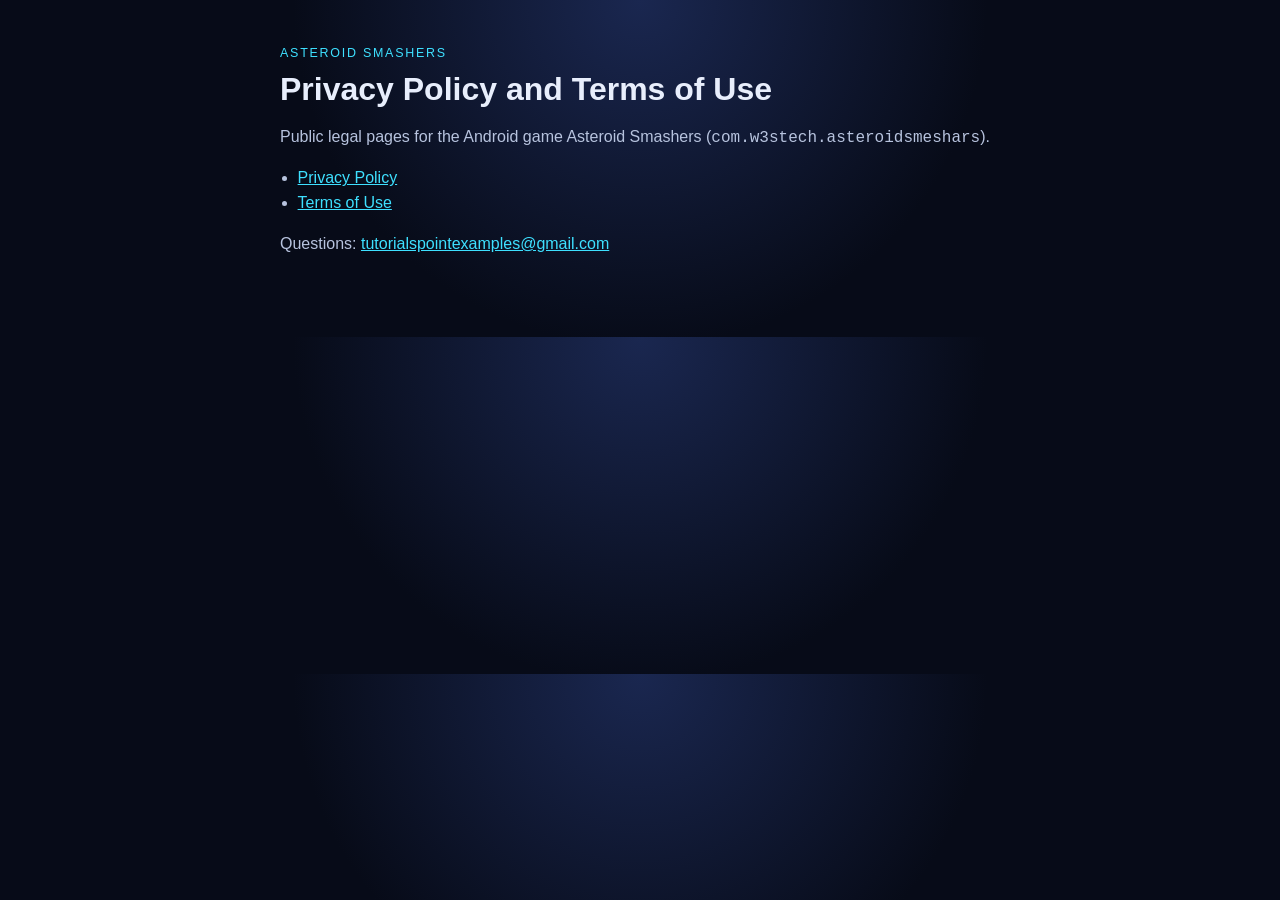
<file: index.html>
<!DOCTYPE html>
<html lang="en">
<head>
  <meta charset="utf-8">
  <meta name="viewport" content="width=device-width, initial-scale=1">
  <title>Asteroid Smashers — Privacy and Terms</title>
  <link rel="stylesheet" href="styles.css">
</head>
<body>
  <main>
    <p class="eyebrow">Asteroid Smashers</p>
    <h1>Privacy Policy and Terms of Use</h1>
    <p>Public legal pages for the Android game Asteroid Smashers (<span class="mono">com.w3stech.asteroidsmeshars</span>).</p>
    <ul class="links">
      <li><a href="privacy-policy.html">Privacy Policy</a></li>
      <li><a href="terms-of-use.html">Terms of Use</a></li>
    </ul>
    <p>Questions: <a href="mailto:tutorialspointexamples@gmail.com">tutorialspointexamples@gmail.com</a></p>
  </main>
</body>
</html>
</file>
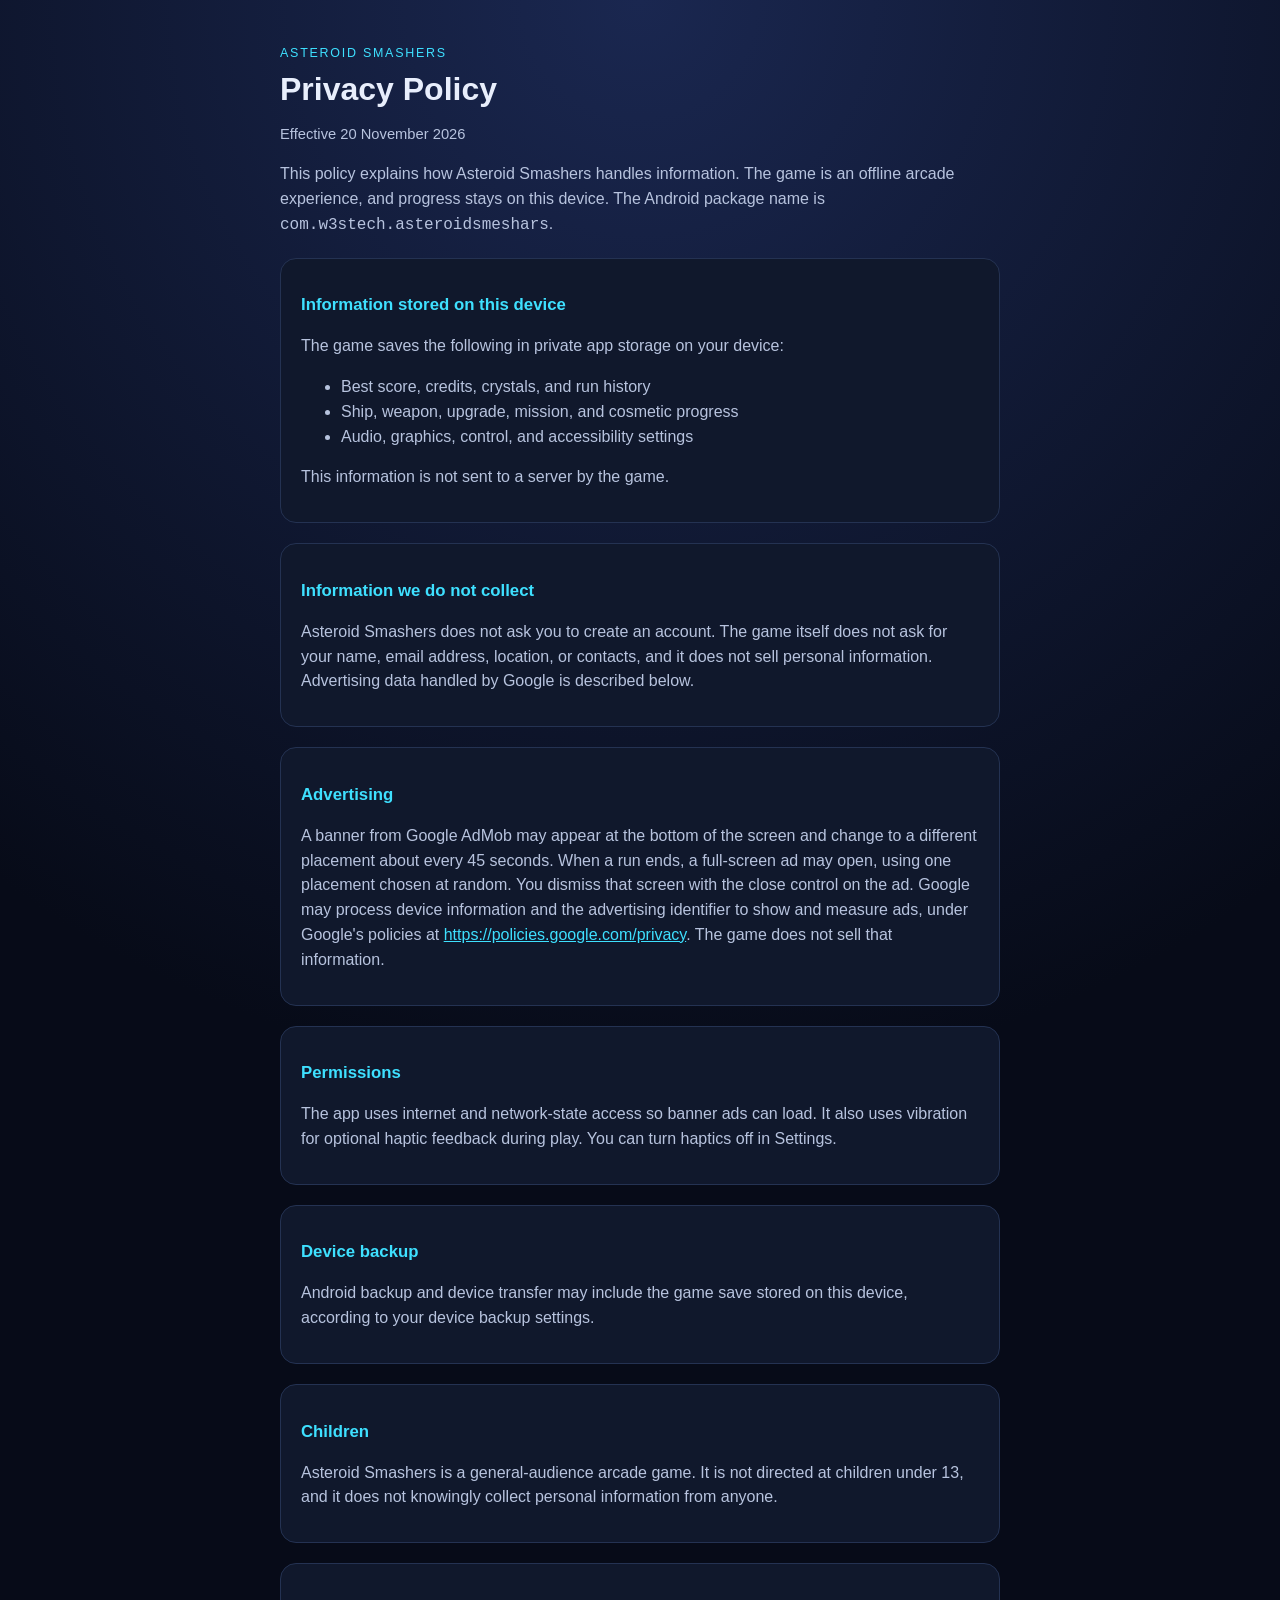
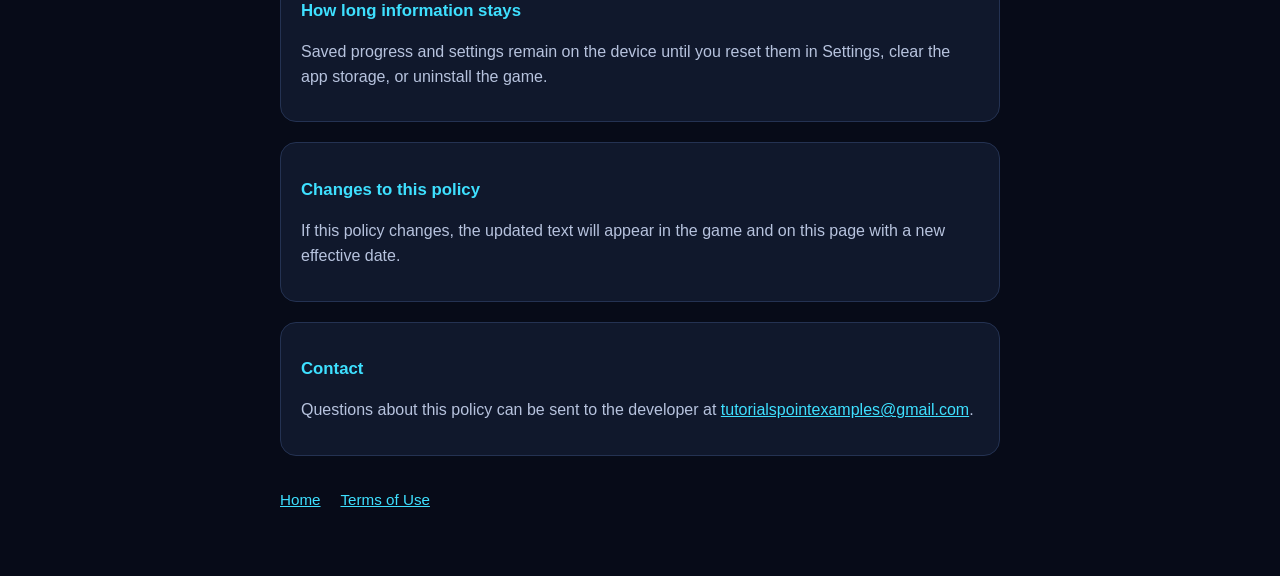
<file: privacy-policy.html>
<!DOCTYPE html>
<html lang="en">
<head>
  <meta charset="utf-8">
  <meta name="viewport" content="width=device-width, initial-scale=1">
  <title>Privacy Policy — Asteroid Smashers</title>
  <link rel="stylesheet" href="styles.css">
</head>
<body>
  <main>
    <p class="eyebrow">Asteroid Smashers</p>
    <h1>Privacy Policy</h1>
    <p class="meta">Effective 20 November 2026</p>
    <p>This policy explains how Asteroid Smashers handles information. The game is an offline arcade experience, and progress stays on this device. The Android package name is <span class="mono">com.w3stech.asteroidsmeshars</span>.</p>

    <section class="card">
      <h2>Information stored on this device</h2>
      <p>The game saves the following in private app storage on your device:</p>
      <ul>
        <li>Best score, credits, crystals, and run history</li>
        <li>Ship, weapon, upgrade, mission, and cosmetic progress</li>
        <li>Audio, graphics, control, and accessibility settings</li>
      </ul>
      <p>This information is not sent to a server by the game.</p>
    </section>

    <section class="card">
      <h2>Information we do not collect</h2>
      <p>Asteroid Smashers does not ask you to create an account. The game itself does not ask for your name, email address, location, or contacts, and it does not sell personal information. Advertising data handled by Google is described below.</p>
    </section>

    <section class="card">
      <h2>Advertising</h2>
      <p>A banner from Google AdMob may appear at the bottom of the screen and change to a different placement about every 45 seconds. When a run ends, a full-screen ad may open, using one placement chosen at random. You dismiss that screen with the close control on the ad. Google may process device information and the advertising identifier to show and measure ads, under Google's policies at <a href="https://policies.google.com/privacy">https://policies.google.com/privacy</a>. The game does not sell that information.</p>
    </section>

    <section class="card">
      <h2>Permissions</h2>
      <p>The app uses internet and network-state access so banner ads can load. It also uses vibration for optional haptic feedback during play. You can turn haptics off in Settings.</p>
    </section>

    <section class="card">
      <h2>Device backup</h2>
      <p>Android backup and device transfer may include the game save stored on this device, according to your device backup settings.</p>
    </section>

    <section class="card">
      <h2>Children</h2>
      <p>Asteroid Smashers is a general-audience arcade game. It is not directed at children under 13, and it does not knowingly collect personal information from anyone.</p>
    </section>

    <section class="card">
      <h2>How long information stays</h2>
      <p>Saved progress and settings remain on the device until you reset them in Settings, clear the app storage, or uninstall the game.</p>
    </section>

    <section class="card">
      <h2>Changes to this policy</h2>
      <p>If this policy changes, the updated text will appear in the game and on this page with a new effective date.</p>
    </section>

    <section class="card">
      <h2>Contact</h2>
      <p>Questions about this policy can be sent to the developer at <a href="mailto:tutorialspointexamples@gmail.com">tutorialspointexamples@gmail.com</a>.</p>
    </section>

    <nav>
      <a href="index.html">Home</a>
      <a href="terms-of-use.html">Terms of Use</a>
    </nav>
  </main>
</body>
</html>
</file>
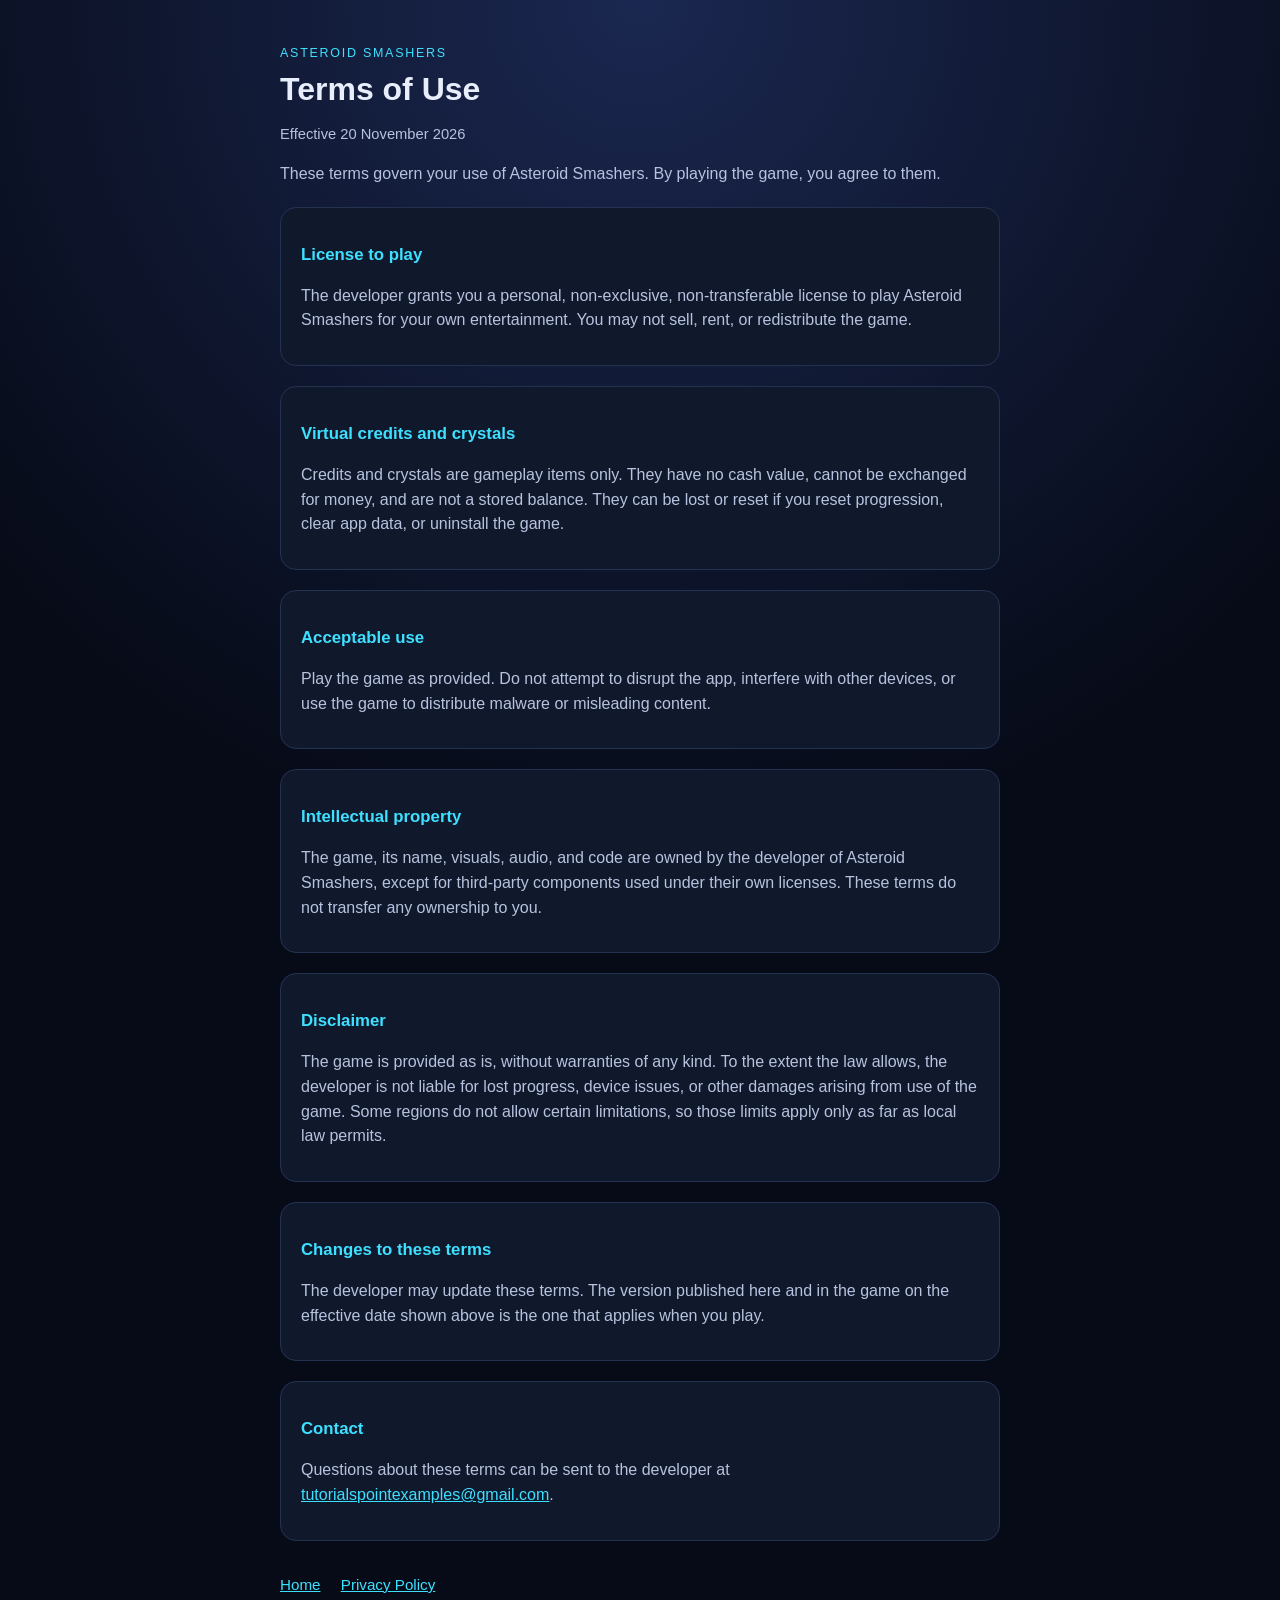
<file: terms-of-use.html>
<!DOCTYPE html>
<html lang="en">
<head>
  <meta charset="utf-8">
  <meta name="viewport" content="width=device-width, initial-scale=1">
  <title>Terms of Use — Asteroid Smashers</title>
  <link rel="stylesheet" href="styles.css">
</head>
<body>
  <main>
    <p class="eyebrow">Asteroid Smashers</p>
    <h1>Terms of Use</h1>
    <p class="meta">Effective 20 November 2026</p>
    <p>These terms govern your use of Asteroid Smashers. By playing the game, you agree to them.</p>

    <section class="card">
      <h2>License to play</h2>
      <p>The developer grants you a personal, non-exclusive, non-transferable license to play Asteroid Smashers for your own entertainment. You may not sell, rent, or redistribute the game.</p>
    </section>

    <section class="card">
      <h2>Virtual credits and crystals</h2>
      <p>Credits and crystals are gameplay items only. They have no cash value, cannot be exchanged for money, and are not a stored balance. They can be lost or reset if you reset progression, clear app data, or uninstall the game.</p>
    </section>

    <section class="card">
      <h2>Acceptable use</h2>
      <p>Play the game as provided. Do not attempt to disrupt the app, interfere with other devices, or use the game to distribute malware or misleading content.</p>
    </section>

    <section class="card">
      <h2>Intellectual property</h2>
      <p>The game, its name, visuals, audio, and code are owned by the developer of Asteroid Smashers, except for third-party components used under their own licenses. These terms do not transfer any ownership to you.</p>
    </section>

    <section class="card">
      <h2>Disclaimer</h2>
      <p>The game is provided as is, without warranties of any kind. To the extent the law allows, the developer is not liable for lost progress, device issues, or other damages arising from use of the game. Some regions do not allow certain limitations, so those limits apply only as far as local law permits.</p>
    </section>

    <section class="card">
      <h2>Changes to these terms</h2>
      <p>The developer may update these terms. The version published here and in the game on the effective date shown above is the one that applies when you play.</p>
    </section>

    <section class="card">
      <h2>Contact</h2>
      <p>Questions about these terms can be sent to the developer at <a href="mailto:tutorialspointexamples@gmail.com">tutorialspointexamples@gmail.com</a>.</p>
    </section>

    <nav>
      <a href="index.html">Home</a>
      <a href="privacy-policy.html">Privacy Policy</a>
    </nav>
  </main>
</body>
</html>
</file>
<file: styles.css>
:root {
  color-scheme: dark;
  --bg: #070b18;
  --card: #10182c;
  --text: #e8eefc;
  --muted: #b7c3de;
  --accent: #3ee0ff;
  --line: #243252;
}
* { box-sizing: border-box; }
body {
  margin: 0;
  font-family: "Segoe UI", Roboto, Helvetica, Arial, sans-serif;
  background: radial-gradient(circle at top, #1a2750 0%, var(--bg) 48%);
  color: var(--text);
  line-height: 1.55;
}
main {
  max-width: 760px;
  margin: 0 auto;
  padding: 32px 20px 64px;
}
.eyebrow {
  letter-spacing: 0.14em;
  text-transform: uppercase;
  color: var(--accent);
  font-size: 0.78rem;
  margin-bottom: 0.4rem;
}
h1 { font-size: 2rem; line-height: 1.2; margin: 0 0 0.6rem; }
h2 { font-size: 1.05rem; margin: 1.6rem 0 0.4rem; color: var(--accent); }
p, li { color: var(--muted); }
a { color: var(--accent); }
.meta { font-size: 0.92rem; }
.card {
  background: var(--card);
  border: 1px solid var(--line);
  border-radius: 16px;
  padding: 8px 20px 16px;
  margin-top: 20px;
}
.links { padding-left: 1.1rem; }
.mono { font-family: Consolas, "Courier New", monospace; }
nav { margin-top: 2rem; font-size: 0.95rem; }
nav a { margin-right: 1rem; }
</file>
